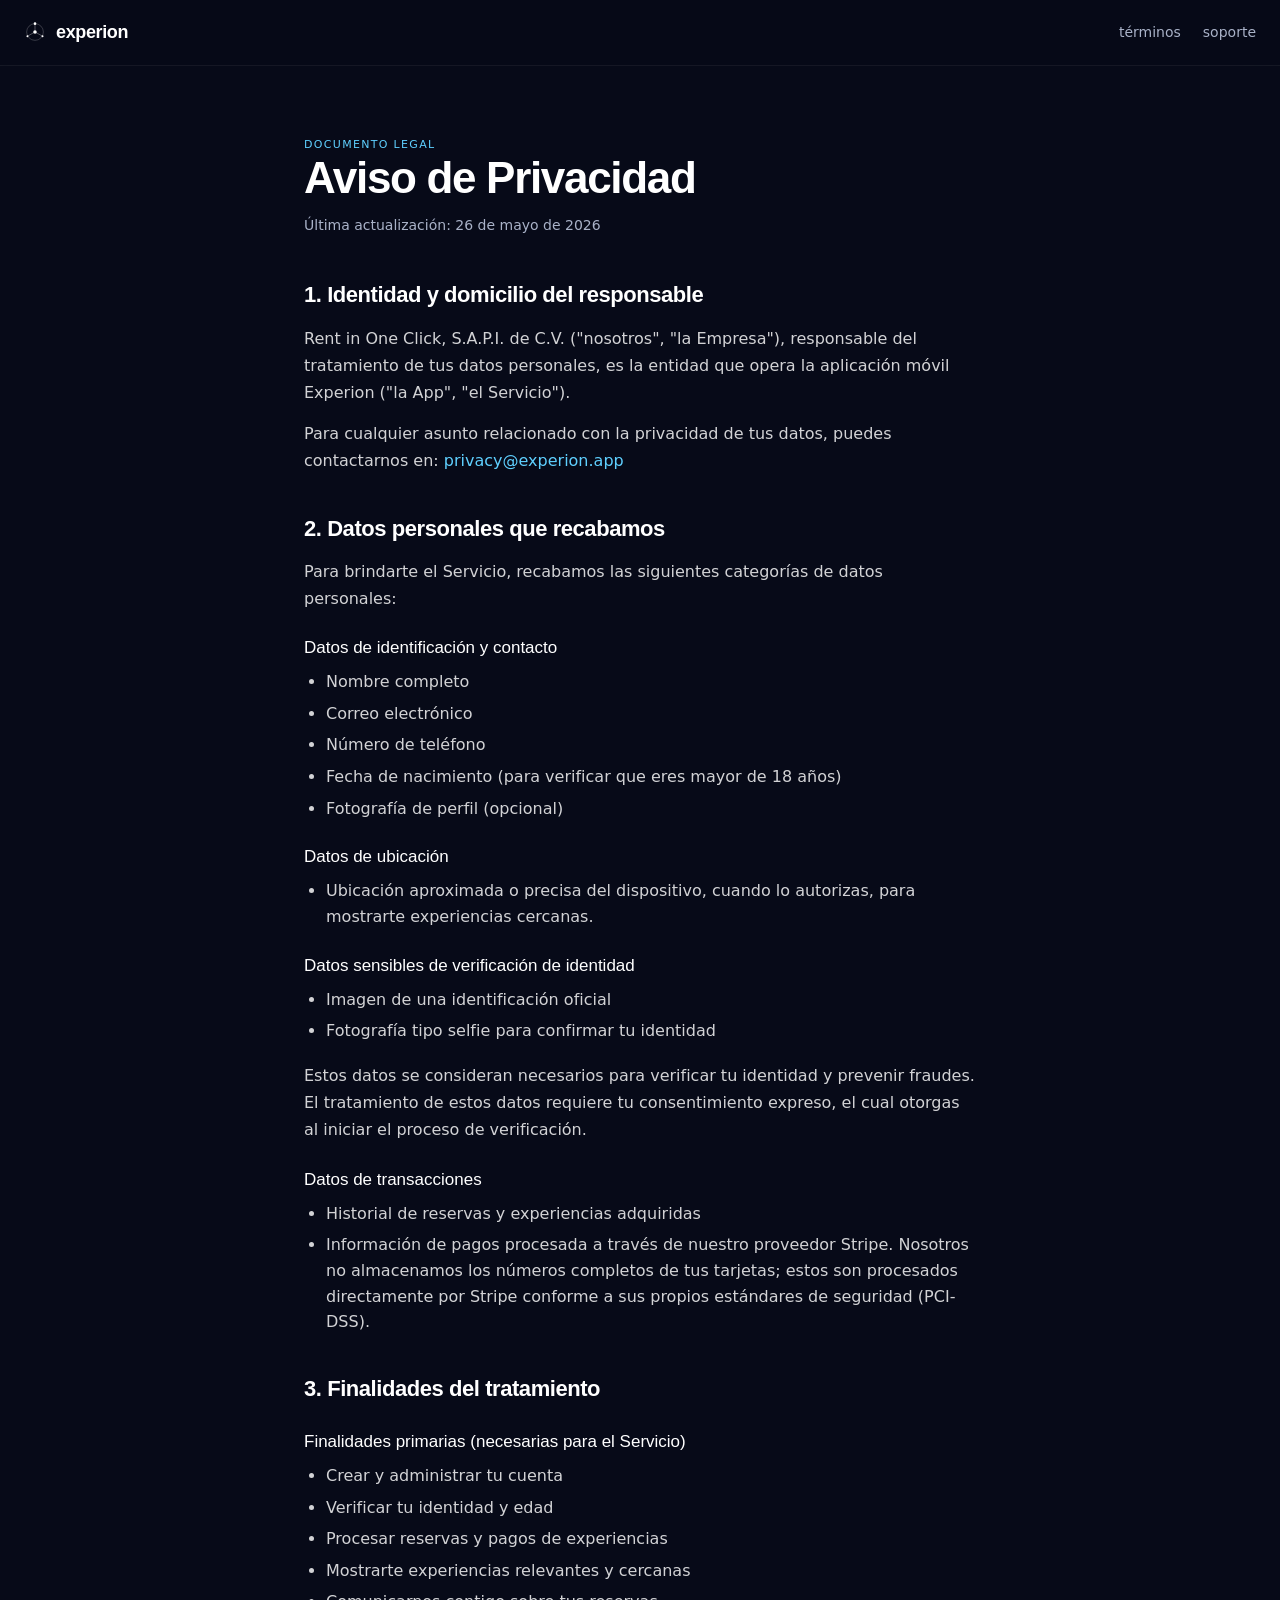
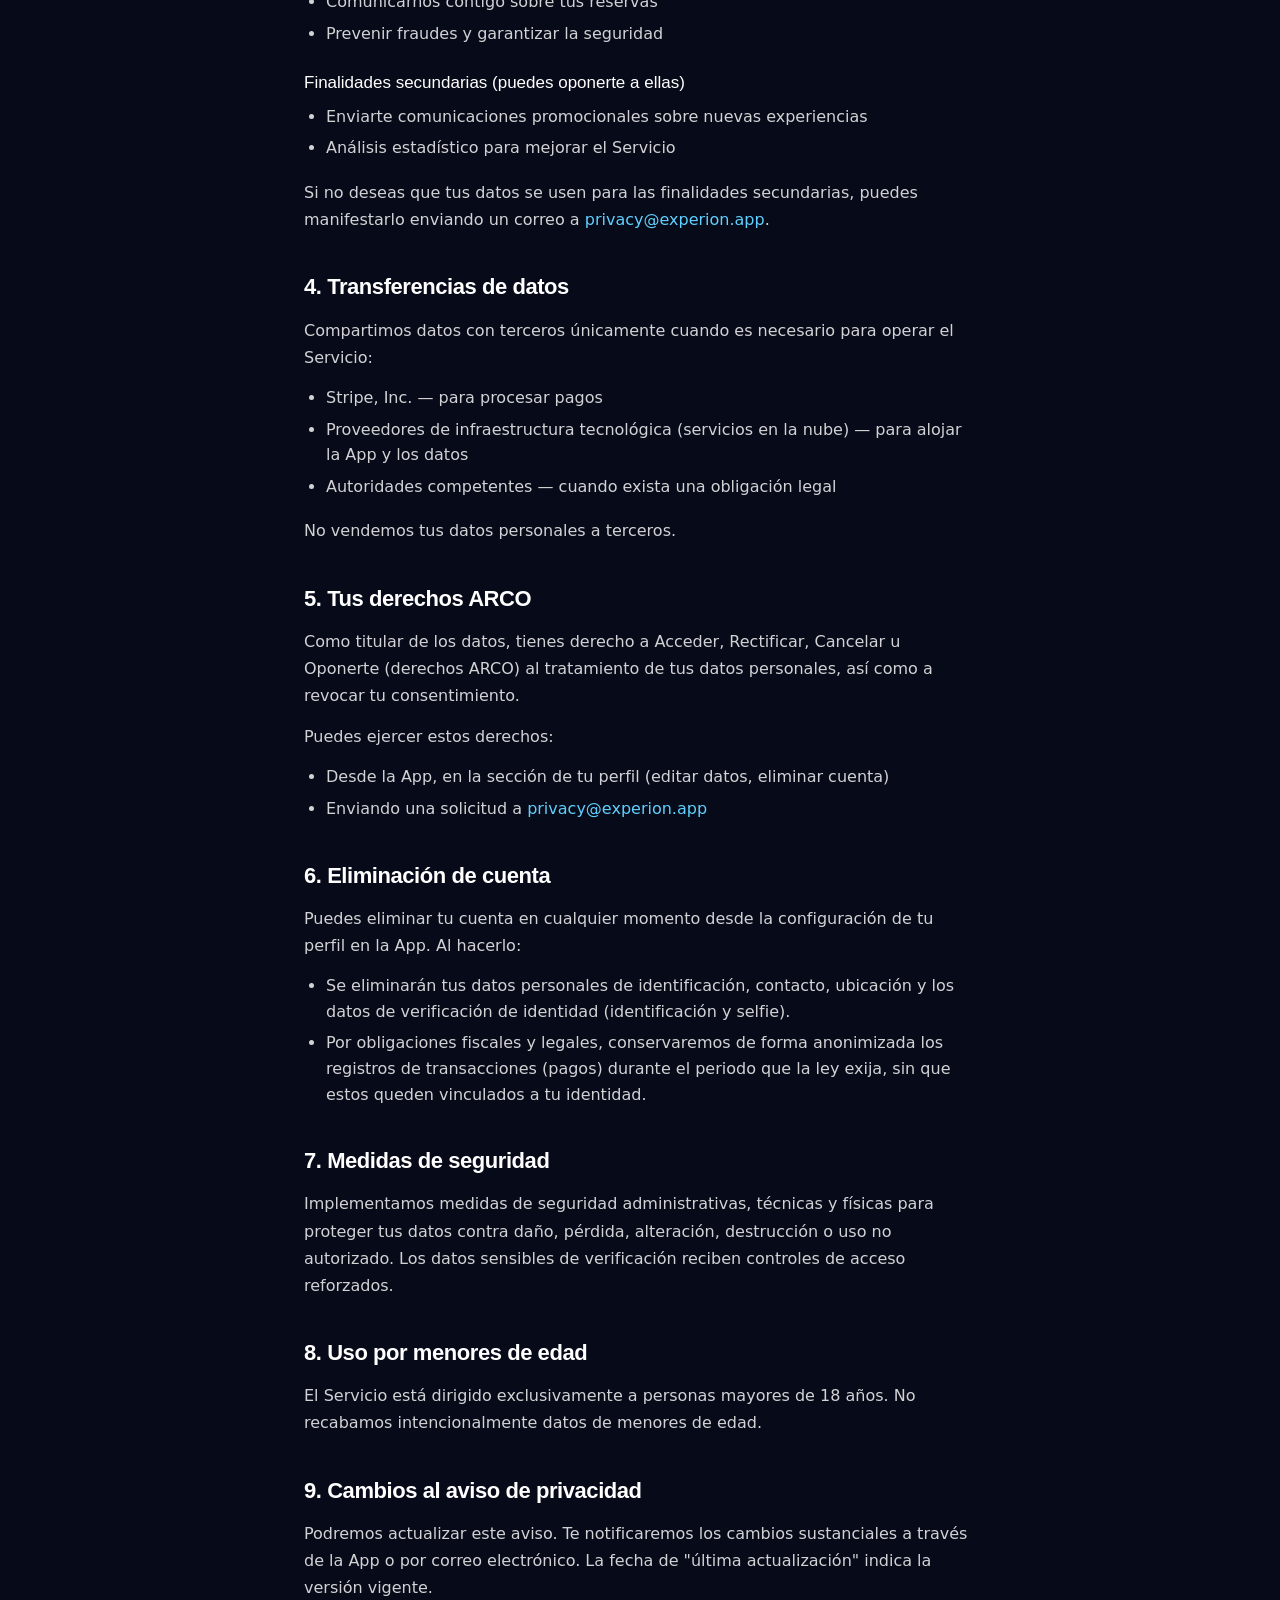
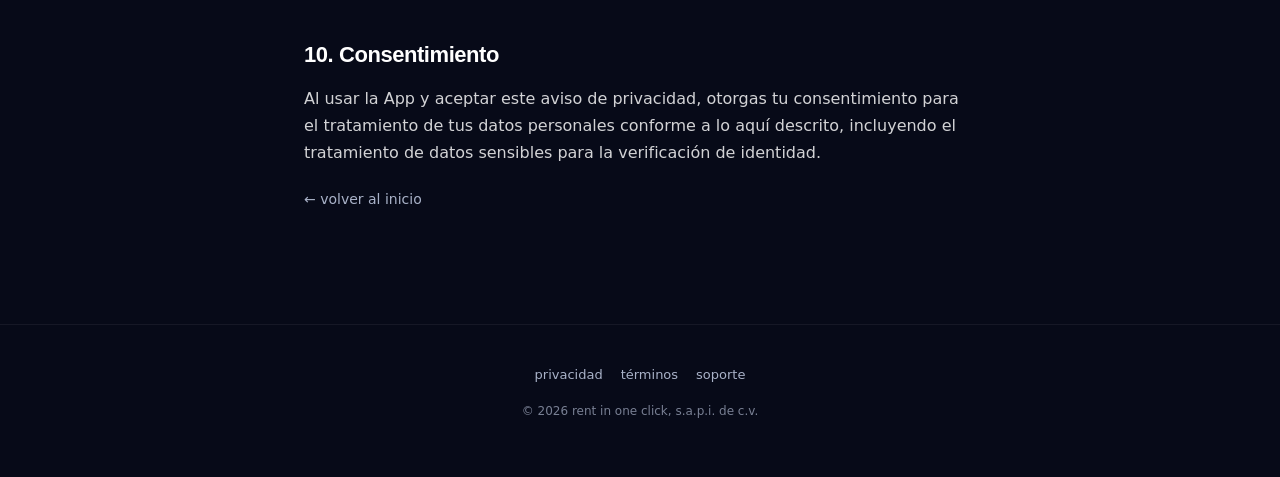
<file: privacidad.html>
<!doctype html>
<html lang="es-MX">
<head>
  <meta charset="utf-8" />
  <!-- CSP (endurecimiento de seguridad). Nota: servido vía <meta> porque GitHub
       Pages no permite headers HTTP. Limitación conocida: frame-ancestors es
       IGNORADO por el browser cuando la CSP viene en <meta> (solo aplica como
       header HTTP). Se incluye para documentar intención; el anti-clickjacking
       real requiere servir el sitio detrás de un proxy/CDN (Cloudflare/Netlify). -->
  <meta http-equiv="Content-Security-Policy" content="default-src 'self'; script-src 'none'; style-src 'self' https://fonts.googleapis.com; font-src 'self' https://fonts.gstatic.com; img-src 'self' data:; base-uri 'self'; form-action 'self'; frame-ancestors 'none'" />
  <meta name="viewport" content="width=device-width, initial-scale=1, viewport-fit=cover" />
  <meta name="theme-color" content="#070A18" />
  <title>aviso de privacidad — experion</title>
  <meta name="description" content="aviso de privacidad de experion. cómo recabamos, usamos y protegemos tus datos personales." />
  <link rel="icon" href="assets/experion-mark.svg" type="image/svg+xml" />
  <link rel="preconnect" href="https://fonts.googleapis.com" />
  <link rel="preconnect" href="https://fonts.gstatic.com" crossorigin />
  <link href="https://fonts.googleapis.com/css2?family=Space+Grotesk:wght@400;500;600;700&family=Inter:wght@300;400;500;600;700&display=swap" rel="stylesheet" />
  <link rel="stylesheet" href="assets/site.css" />
</head>
<body>
  <nav class="nav">
    <a class="brand" href="index.html">
      <img src="assets/experion-mark.svg" alt="" />
      <span>experion</span>
    </a>
    <div class="links">
      <a href="terminos.html">términos</a>
      <a href="soporte.html">soporte</a>
    </div>
  </nav>

  <main class="page">
    <span class="eyebrow">documento legal</span>
    <h1>Aviso de Privacidad</h1>
    <p class="updated">Última actualización: 26 de mayo de 2026</p>

    <h2>1. Identidad y domicilio del responsable</h2>
    <p>Rent in One Click, S.A.P.I. de C.V. ("nosotros", "la Empresa"), responsable del tratamiento de tus datos personales, es la entidad que opera la aplicación móvil Experion ("la App", "el Servicio").</p>
    <p>Para cualquier asunto relacionado con la privacidad de tus datos, puedes contactarnos en: <a href="mailto:privacy@experion.app">privacy@experion.app</a></p>

    <h2>2. Datos personales que recabamos</h2>
    <p>Para brindarte el Servicio, recabamos las siguientes categorías de datos personales:</p>

    <h3>Datos de identificación y contacto</h3>
    <ul>
      <li>Nombre completo</li>
      <li>Correo electrónico</li>
      <li>Número de teléfono</li>
      <li>Fecha de nacimiento (para verificar que eres mayor de 18 años)</li>
      <li>Fotografía de perfil (opcional)</li>
    </ul>

    <h3>Datos de ubicación</h3>
    <ul>
      <li>Ubicación aproximada o precisa del dispositivo, cuando lo autorizas, para mostrarte experiencias cercanas.</li>
    </ul>

    <h3>Datos sensibles de verificación de identidad</h3>
    <ul>
      <li>Imagen de una identificación oficial</li>
      <li>Fotografía tipo selfie para confirmar tu identidad</li>
    </ul>
    <p>Estos datos se consideran necesarios para verificar tu identidad y prevenir fraudes. El tratamiento de estos datos requiere tu consentimiento expreso, el cual otorgas al iniciar el proceso de verificación.</p>

    <h3>Datos de transacciones</h3>
    <ul>
      <li>Historial de reservas y experiencias adquiridas</li>
      <li>Información de pagos procesada a través de nuestro proveedor Stripe. Nosotros no almacenamos los números completos de tus tarjetas; estos son procesados directamente por Stripe conforme a sus propios estándares de seguridad (PCI-DSS).</li>
    </ul>

    <h2>3. Finalidades del tratamiento</h2>
    <h3>Finalidades primarias (necesarias para el Servicio)</h3>
    <ul>
      <li>Crear y administrar tu cuenta</li>
      <li>Verificar tu identidad y edad</li>
      <li>Procesar reservas y pagos de experiencias</li>
      <li>Mostrarte experiencias relevantes y cercanas</li>
      <li>Comunicarnos contigo sobre tus reservas</li>
      <li>Prevenir fraudes y garantizar la seguridad</li>
    </ul>
    <h3>Finalidades secundarias (puedes oponerte a ellas)</h3>
    <ul>
      <li>Enviarte comunicaciones promocionales sobre nuevas experiencias</li>
      <li>Análisis estadístico para mejorar el Servicio</li>
    </ul>
    <p>Si no deseas que tus datos se usen para las finalidades secundarias, puedes manifestarlo enviando un correo a <a href="mailto:privacy@experion.app">privacy@experion.app</a>.</p>

    <h2>4. Transferencias de datos</h2>
    <p>Compartimos datos con terceros únicamente cuando es necesario para operar el Servicio:</p>
    <ul>
      <li>Stripe, Inc. — para procesar pagos</li>
      <li>Proveedores de infraestructura tecnológica (servicios en la nube) — para alojar la App y los datos</li>
      <li>Autoridades competentes — cuando exista una obligación legal</li>
    </ul>
    <p>No vendemos tus datos personales a terceros.</p>

    <h2>5. Tus derechos ARCO</h2>
    <p>Como titular de los datos, tienes derecho a Acceder, Rectificar, Cancelar u Oponerte (derechos ARCO) al tratamiento de tus datos personales, así como a revocar tu consentimiento.</p>
    <p>Puedes ejercer estos derechos:</p>
    <ul>
      <li>Desde la App, en la sección de tu perfil (editar datos, eliminar cuenta)</li>
      <li>Enviando una solicitud a <a href="mailto:privacy@experion.app">privacy@experion.app</a></li>
    </ul>

    <h2>6. Eliminación de cuenta</h2>
    <p>Puedes eliminar tu cuenta en cualquier momento desde la configuración de tu perfil en la App. Al hacerlo:</p>
    <ul>
      <li>Se eliminarán tus datos personales de identificación, contacto, ubicación y los datos de verificación de identidad (identificación y selfie).</li>
      <li>Por obligaciones fiscales y legales, conservaremos de forma anonimizada los registros de transacciones (pagos) durante el periodo que la ley exija, sin que estos queden vinculados a tu identidad.</li>
    </ul>

    <h2>7. Medidas de seguridad</h2>
    <p>Implementamos medidas de seguridad administrativas, técnicas y físicas para proteger tus datos contra daño, pérdida, alteración, destrucción o uso no autorizado. Los datos sensibles de verificación reciben controles de acceso reforzados.</p>

    <h2>8. Uso por menores de edad</h2>
    <p>El Servicio está dirigido exclusivamente a personas mayores de 18 años. No recabamos intencionalmente datos de menores de edad.</p>

    <h2>9. Cambios al aviso de privacidad</h2>
    <p>Podremos actualizar este aviso. Te notificaremos los cambios sustanciales a través de la App o por correo electrónico. La fecha de "última actualización" indica la versión vigente.</p>

    <h2>10. Consentimiento</h2>
    <p>Al usar la App y aceptar este aviso de privacidad, otorgas tu consentimiento para el tratamiento de tus datos personales conforme a lo aquí descrito, incluyendo el tratamiento de datos sensibles para la verificación de identidad.</p>

    <a href="index.html" class="page-back">← volver al inicio</a>
  </main>

  <footer class="footer">
    <div class="links">
      <a href="privacidad.html">privacidad</a>
      <a href="terminos.html">términos</a>
      <a href="soporte.html">soporte</a>
    </div>
    <div class="legal">© 2026 rent in one click, s.a.p.i. de c.v.</div>
  </footer>
</body>
</html>
</file>
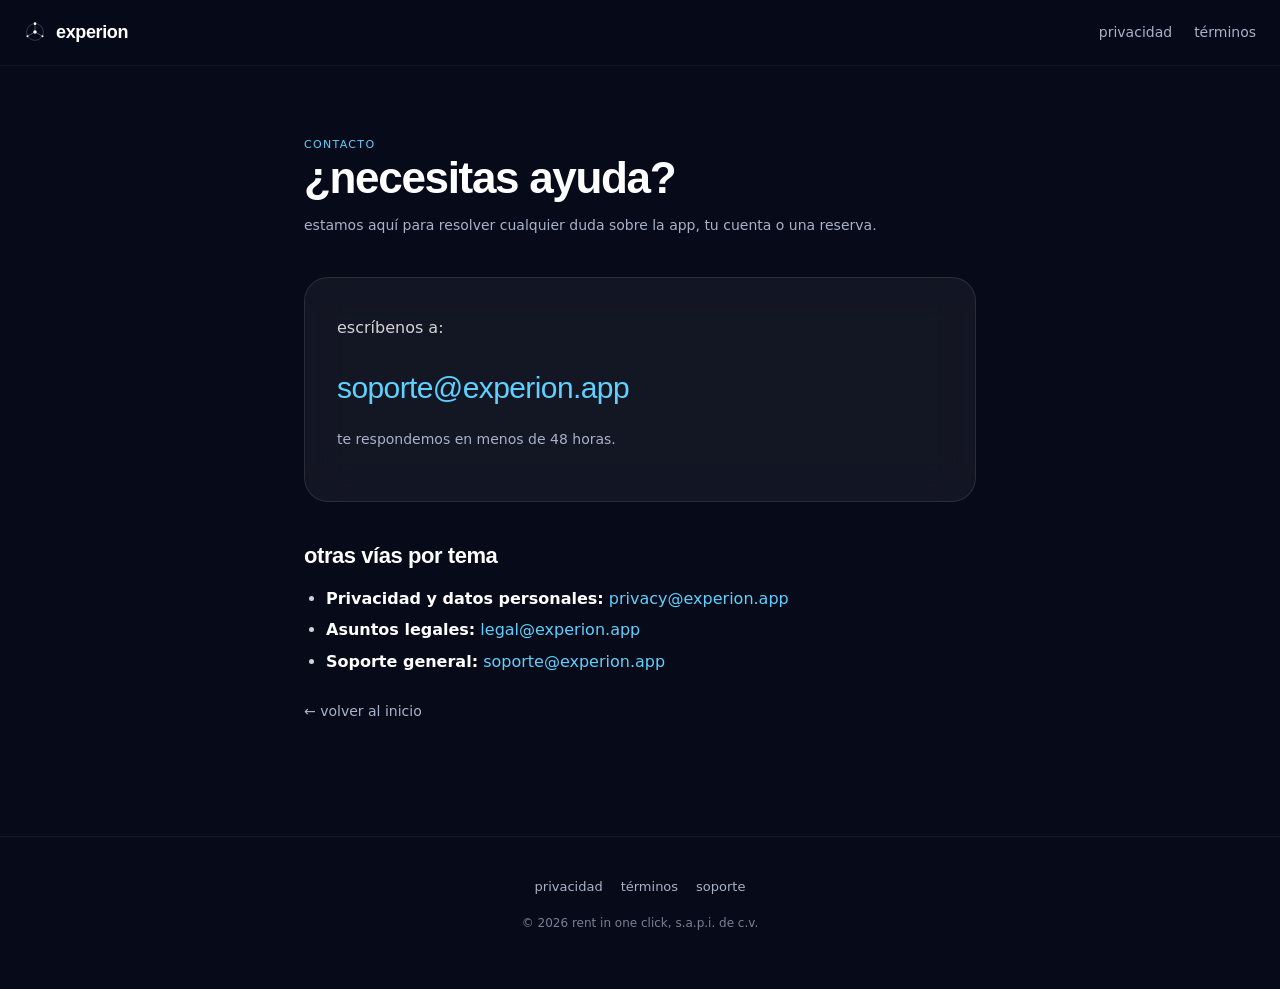
<file: soporte.html>
<!doctype html>
<html lang="es-MX">
<head>
  <meta charset="utf-8" />
  <!-- CSP (endurecimiento de seguridad). Nota: servido vía <meta> porque GitHub
       Pages no permite headers HTTP. Limitación conocida: frame-ancestors es
       IGNORADO por el browser cuando la CSP viene en <meta> (solo aplica como
       header HTTP). Se incluye para documentar intención; el anti-clickjacking
       real requiere servir el sitio detrás de un proxy/CDN (Cloudflare/Netlify). -->
  <meta http-equiv="Content-Security-Policy" content="default-src 'self'; script-src 'none'; style-src 'self' https://fonts.googleapis.com; font-src 'self' https://fonts.gstatic.com; img-src 'self' data:; base-uri 'self'; form-action 'self'; frame-ancestors 'none'" />
  <meta name="viewport" content="width=device-width, initial-scale=1, viewport-fit=cover" />
  <meta name="theme-color" content="#070A18" />
  <title>soporte — experion</title>
  <meta name="description" content="¿necesitas ayuda? escríbenos a soporte@experion.app." />
  <link rel="icon" href="assets/experion-mark.svg" type="image/svg+xml" />
  <link rel="preconnect" href="https://fonts.googleapis.com" />
  <link rel="preconnect" href="https://fonts.gstatic.com" crossorigin />
  <link href="https://fonts.googleapis.com/css2?family=Space+Grotesk:wght@400;500;600;700&family=Inter:wght@300;400;500;600;700&display=swap" rel="stylesheet" />
  <link rel="stylesheet" href="assets/site.css" />
</head>
<body>
  <nav class="nav">
    <a class="brand" href="index.html">
      <img src="assets/experion-mark.svg" alt="" />
      <span>experion</span>
    </a>
    <div class="links">
      <a href="privacidad.html">privacidad</a>
      <a href="terminos.html">términos</a>
    </div>
  </nav>

  <main class="page">
    <span class="eyebrow">contacto</span>
    <h1>¿necesitas ayuda?</h1>
    <p class="updated">estamos aquí para resolver cualquier duda sobre la app, tu cuenta o una reserva.</p>

    <div class="support-card">
      <p>escríbenos a:</p>
      <a class="email" href="mailto:soporte@experion.app">soporte@experion.app</a>
      <p class="response-time">te respondemos en menos de 48 horas.</p>
    </div>

    <h2>otras vías por tema</h2>
    <ul>
      <li><strong>Privacidad y datos personales:</strong> <a href="mailto:privacy@experion.app">privacy@experion.app</a></li>
      <li><strong>Asuntos legales:</strong> <a href="mailto:legal@experion.app">legal@experion.app</a></li>
      <li><strong>Soporte general:</strong> <a href="mailto:soporte@experion.app">soporte@experion.app</a></li>
    </ul>

    <a href="index.html" class="page-back">← volver al inicio</a>
  </main>

  <footer class="footer">
    <div class="links">
      <a href="privacidad.html">privacidad</a>
      <a href="terminos.html">términos</a>
      <a href="soporte.html">soporte</a>
    </div>
    <div class="legal">© 2026 rent in one click, s.a.p.i. de c.v.</div>
  </footer>
</body>
</html>
</file>
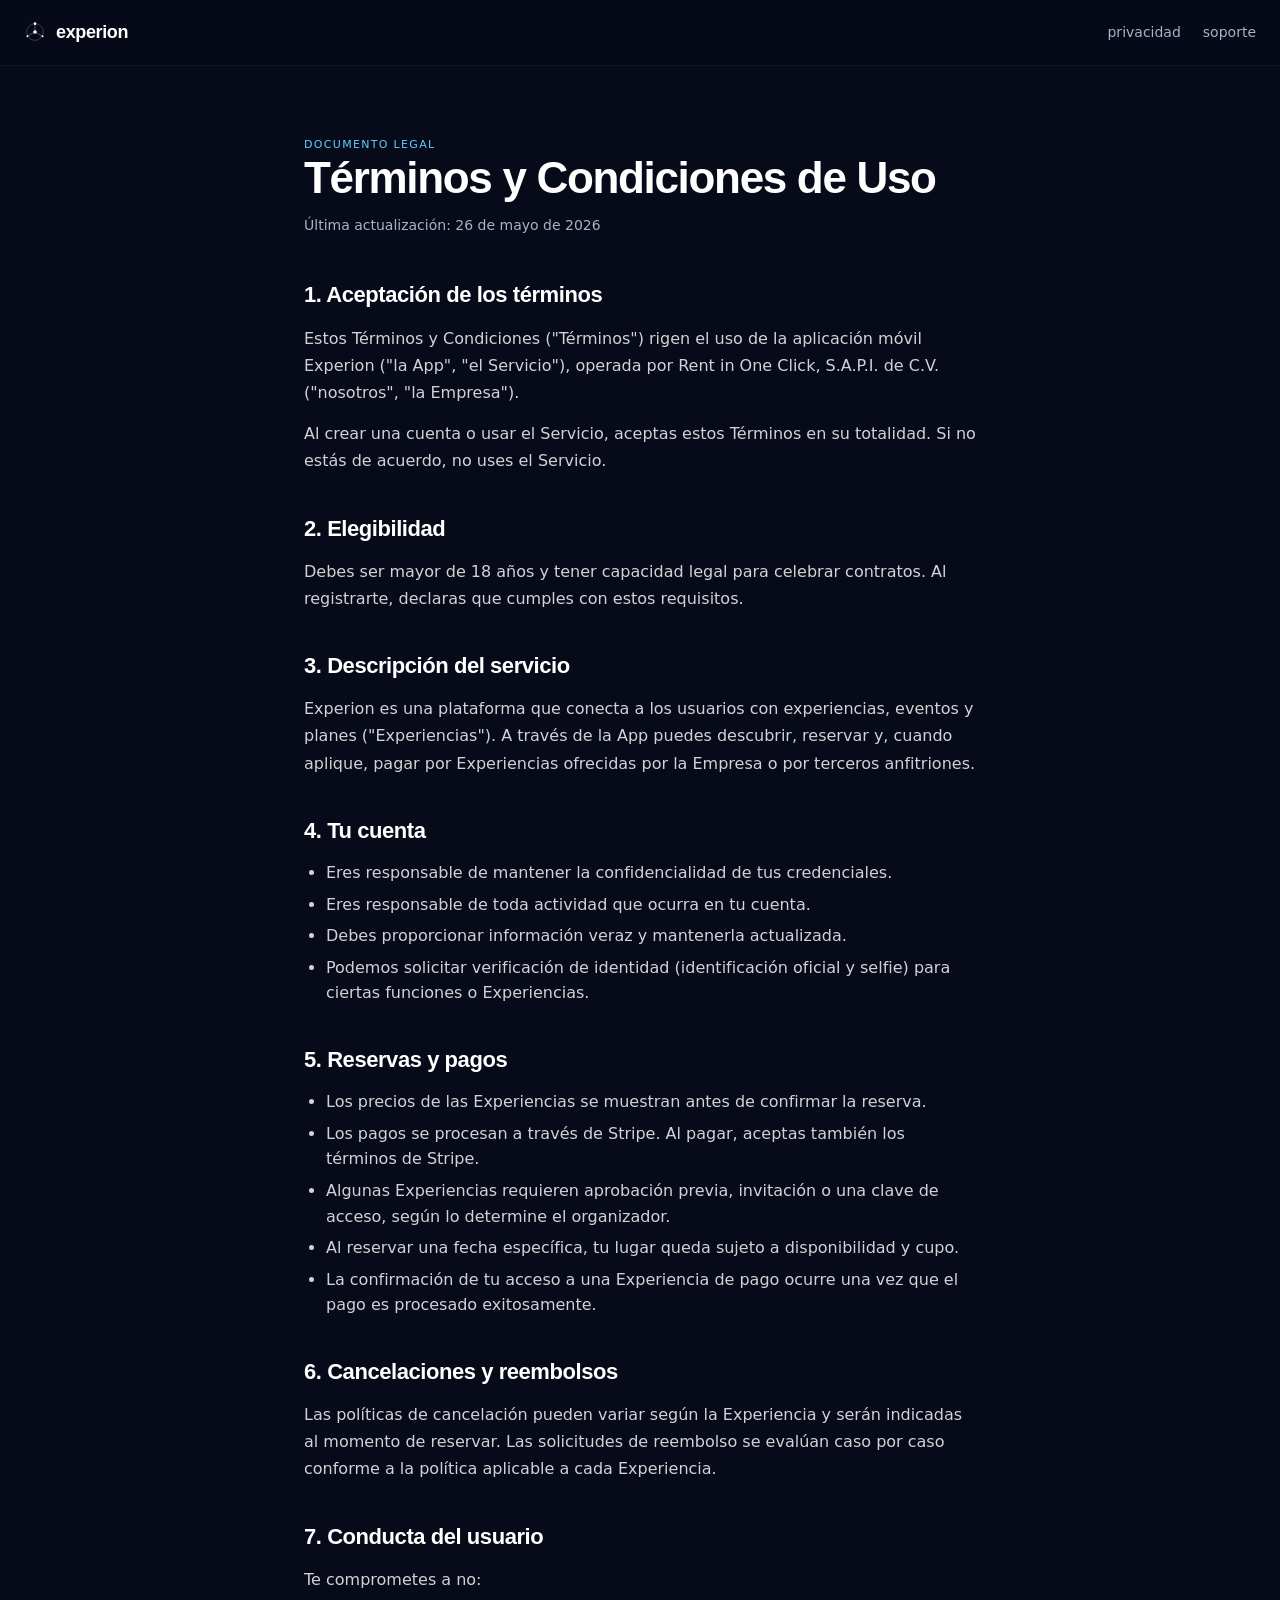
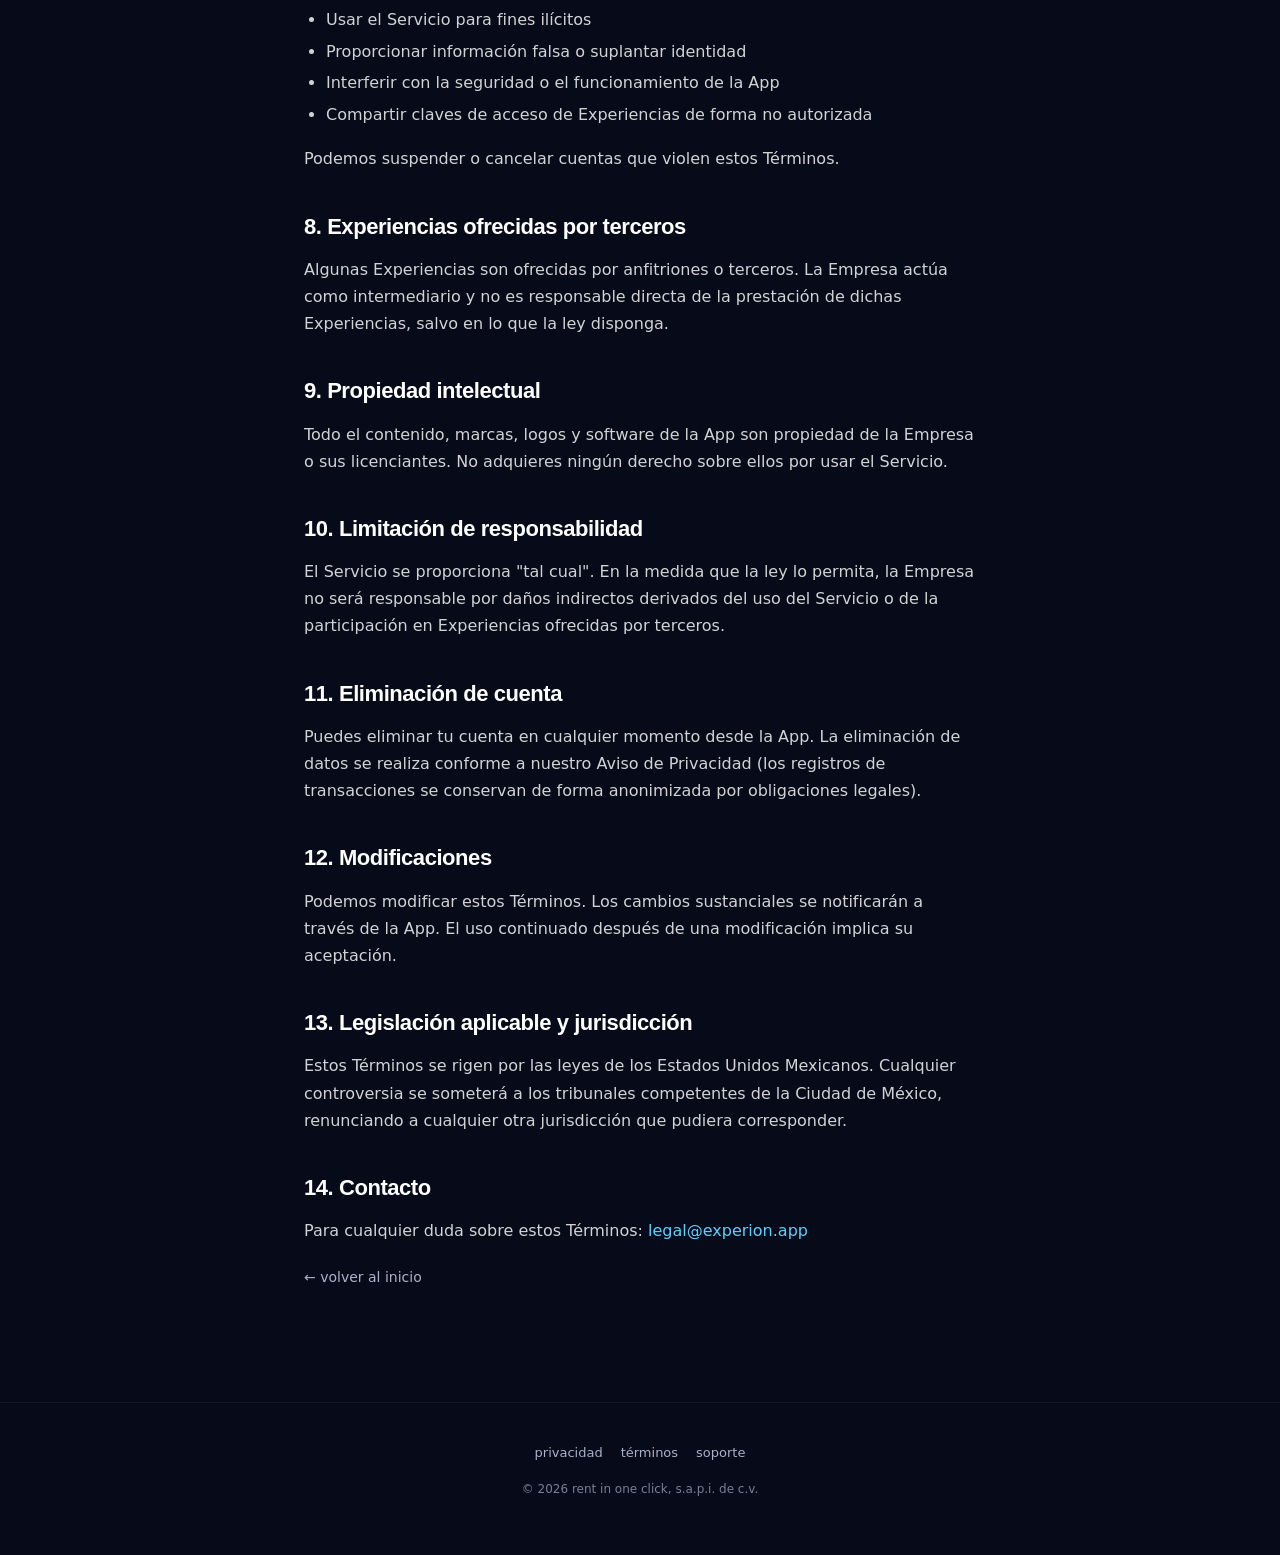
<file: terminos.html>
<!doctype html>
<html lang="es-MX">
<head>
  <meta charset="utf-8" />
  <!-- CSP (endurecimiento de seguridad). Nota: servido vía <meta> porque GitHub
       Pages no permite headers HTTP. Limitación conocida: frame-ancestors es
       IGNORADO por el browser cuando la CSP viene en <meta> (solo aplica como
       header HTTP). Se incluye para documentar intención; el anti-clickjacking
       real requiere servir el sitio detrás de un proxy/CDN (Cloudflare/Netlify). -->
  <meta http-equiv="Content-Security-Policy" content="default-src 'self'; script-src 'none'; style-src 'self' https://fonts.googleapis.com; font-src 'self' https://fonts.gstatic.com; img-src 'self' data:; base-uri 'self'; form-action 'self'; frame-ancestors 'none'" />
  <meta name="viewport" content="width=device-width, initial-scale=1, viewport-fit=cover" />
  <meta name="theme-color" content="#070A18" />
  <title>términos y condiciones — experion</title>
  <meta name="description" content="términos y condiciones de uso de experion." />
  <link rel="icon" href="assets/experion-mark.svg" type="image/svg+xml" />
  <link rel="preconnect" href="https://fonts.googleapis.com" />
  <link rel="preconnect" href="https://fonts.gstatic.com" crossorigin />
  <link href="https://fonts.googleapis.com/css2?family=Space+Grotesk:wght@400;500;600;700&family=Inter:wght@300;400;500;600;700&display=swap" rel="stylesheet" />
  <link rel="stylesheet" href="assets/site.css" />
</head>
<body>
  <nav class="nav">
    <a class="brand" href="index.html">
      <img src="assets/experion-mark.svg" alt="" />
      <span>experion</span>
    </a>
    <div class="links">
      <a href="privacidad.html">privacidad</a>
      <a href="soporte.html">soporte</a>
    </div>
  </nav>

  <main class="page">
    <span class="eyebrow">documento legal</span>
    <h1>Términos y Condiciones de Uso</h1>
    <p class="updated">Última actualización: 26 de mayo de 2026</p>

    <h2>1. Aceptación de los términos</h2>
    <p>Estos Términos y Condiciones ("Términos") rigen el uso de la aplicación móvil Experion ("la App", "el Servicio"), operada por Rent in One Click, S.A.P.I. de C.V. ("nosotros", "la Empresa").</p>
    <p>Al crear una cuenta o usar el Servicio, aceptas estos Términos en su totalidad. Si no estás de acuerdo, no uses el Servicio.</p>

    <h2>2. Elegibilidad</h2>
    <p>Debes ser mayor de 18 años y tener capacidad legal para celebrar contratos. Al registrarte, declaras que cumples con estos requisitos.</p>

    <h2>3. Descripción del servicio</h2>
    <p>Experion es una plataforma que conecta a los usuarios con experiencias, eventos y planes ("Experiencias"). A través de la App puedes descubrir, reservar y, cuando aplique, pagar por Experiencias ofrecidas por la Empresa o por terceros anfitriones.</p>

    <h2>4. Tu cuenta</h2>
    <ul>
      <li>Eres responsable de mantener la confidencialidad de tus credenciales.</li>
      <li>Eres responsable de toda actividad que ocurra en tu cuenta.</li>
      <li>Debes proporcionar información veraz y mantenerla actualizada.</li>
      <li>Podemos solicitar verificación de identidad (identificación oficial y selfie) para ciertas funciones o Experiencias.</li>
    </ul>

    <h2>5. Reservas y pagos</h2>
    <ul>
      <li>Los precios de las Experiencias se muestran antes de confirmar la reserva.</li>
      <li>Los pagos se procesan a través de Stripe. Al pagar, aceptas también los términos de Stripe.</li>
      <li>Algunas Experiencias requieren aprobación previa, invitación o una clave de acceso, según lo determine el organizador.</li>
      <li>Al reservar una fecha específica, tu lugar queda sujeto a disponibilidad y cupo.</li>
      <li>La confirmación de tu acceso a una Experiencia de pago ocurre una vez que el pago es procesado exitosamente.</li>
    </ul>

    <h2>6. Cancelaciones y reembolsos</h2>
    <p>Las políticas de cancelación pueden variar según la Experiencia y serán indicadas al momento de reservar. Las solicitudes de reembolso se evalúan caso por caso conforme a la política aplicable a cada Experiencia.</p>

    <h2>7. Conducta del usuario</h2>
    <p>Te comprometes a no:</p>
    <ul>
      <li>Usar el Servicio para fines ilícitos</li>
      <li>Proporcionar información falsa o suplantar identidad</li>
      <li>Interferir con la seguridad o el funcionamiento de la App</li>
      <li>Compartir claves de acceso de Experiencias de forma no autorizada</li>
    </ul>
    <p>Podemos suspender o cancelar cuentas que violen estos Términos.</p>

    <h2>8. Experiencias ofrecidas por terceros</h2>
    <p>Algunas Experiencias son ofrecidas por anfitriones o terceros. La Empresa actúa como intermediario y no es responsable directa de la prestación de dichas Experiencias, salvo en lo que la ley disponga.</p>

    <h2>9. Propiedad intelectual</h2>
    <p>Todo el contenido, marcas, logos y software de la App son propiedad de la Empresa o sus licenciantes. No adquieres ningún derecho sobre ellos por usar el Servicio.</p>

    <h2>10. Limitación de responsabilidad</h2>
    <p>El Servicio se proporciona "tal cual". En la medida que la ley lo permita, la Empresa no será responsable por daños indirectos derivados del uso del Servicio o de la participación en Experiencias ofrecidas por terceros.</p>

    <h2>11. Eliminación de cuenta</h2>
    <p>Puedes eliminar tu cuenta en cualquier momento desde la App. La eliminación de datos se realiza conforme a nuestro Aviso de Privacidad (los registros de transacciones se conservan de forma anonimizada por obligaciones legales).</p>

    <h2>12. Modificaciones</h2>
    <p>Podemos modificar estos Términos. Los cambios sustanciales se notificarán a través de la App. El uso continuado después de una modificación implica su aceptación.</p>

    <h2>13. Legislación aplicable y jurisdicción</h2>
    <p>Estos Términos se rigen por las leyes de los Estados Unidos Mexicanos. Cualquier controversia se someterá a los tribunales competentes de la Ciudad de México, renunciando a cualquier otra jurisdicción que pudiera corresponder.</p>

    <h2>14. Contacto</h2>
    <p>Para cualquier duda sobre estos Términos: <a href="mailto:legal@experion.app">legal@experion.app</a></p>

    <a href="index.html" class="page-back">← volver al inicio</a>
  </main>

  <footer class="footer">
    <div class="links">
      <a href="privacidad.html">privacidad</a>
      <a href="terminos.html">términos</a>
      <a href="soporte.html">soporte</a>
    </div>
    <div class="legal">© 2026 rent in one click, s.a.p.i. de c.v.</div>
  </footer>
</body>
</html>
</file>
<file: assets/site.css>
/* Experion — design system "Electric" inline para el sitio.
 * Fuente canónica: monorepo/brand/BRAND.md. */

:root {
  --ink-900: #04060F;
  --ink-800: #070A18;
  --ink-700: #0A0E26;
  --ink-400: #2A355F;
  --fog-300: #A9B2C8;
  --cloud-200: #F4F6FC;

  --electric: #2348FF;
  --violet: #7C4DFF;
  --violet-deep: #5A39E6;
  --cyan: #5FD0FF;
  --positive: #3FD8A4;

  --gradient-signature:
    radial-gradient(120% 90% at 78% 8%, rgba(95,208,255,0.45) 0%, rgba(95,208,255,0) 42%),
    radial-gradient(130% 120% at 12% 0%, rgba(124,77,255,0.55) 0%, rgba(124,77,255,0) 55%),
    linear-gradient(168deg, #2348FF 0%, #4733D6 46%, #16133A 82%, #070A18 100%);

  --shadow-violet: 0 14px 38px -10px rgba(124, 77, 255, 0.55);
}

* { box-sizing: border-box; margin: 0; padding: 0; }

html {
  background: var(--ink-800);
  scroll-behavior: smooth;
}

body {
  font-family: 'Inter', system-ui, -apple-system, sans-serif;
  background: var(--ink-800);
  color: #ffffff;
  line-height: 1.6;
  font-size: 16px;
  -webkit-font-smoothing: antialiased;
  -moz-osx-font-smoothing: grayscale;
  min-height: 100vh;
  overflow-x: hidden;
}

a { color: var(--cyan); text-decoration: none; transition: color 120ms ease; }
a:hover { color: #8be0ff; }

::selection { background: rgba(124, 77, 255, 0.45); color: #fff; }

/* ──────────────────────────────────────────────────────────────────────────
   NAV (compartido por todas las páginas)
────────────────────────────────────────────────────────────────────────── */
.nav {
  position: sticky; top: 0; z-index: 50;
  display: flex; align-items: center; justify-content: space-between;
  padding: 18px 24px;
  background: rgba(7, 10, 24, 0.65);
  backdrop-filter: blur(18px);
  -webkit-backdrop-filter: blur(18px);
  border-bottom: 1px solid rgba(255, 255, 255, 0.06);
}
.nav .brand {
  display: flex; align-items: center; gap: 10px;
  text-decoration: none; color: #fff;
}
.nav .brand img { width: 22px; height: 22px; }
.nav .brand span {
  font-family: 'Space Grotesk', sans-serif;
  font-weight: 600;
  letter-spacing: -0.02em;
  font-size: 18px;
}
.nav .links { display: flex; gap: 22px; font-size: 14px; }
.nav .links a { color: var(--fog-300); }
.nav .links a:hover { color: #fff; }
@media (max-width: 540px) {
  .nav { padding: 14px 18px; }
  .nav .links { gap: 14px; font-size: 13px; }
}

/* ──────────────────────────────────────────────────────────────────────────
   FOOTER (compartido)
────────────────────────────────────────────────────────────────────────── */
.footer {
  margin-top: 80px;
  padding: 40px 24px 56px;
  border-top: 1px solid rgba(255, 255, 255, 0.06);
  color: var(--fog-300);
  font-size: 13px;
  display: flex; flex-direction: column; gap: 16px;
  align-items: center;
  text-align: center;
}
.footer .links { display: flex; gap: 18px; flex-wrap: wrap; justify-content: center; }
.footer .links a { color: var(--fog-300); }
.footer .links a:hover { color: #fff; }
.footer .legal { font-size: 12px; opacity: 0.7; }

/* ──────────────────────────────────────────────────────────────────────────
   HERO (landing)
────────────────────────────────────────────────────────────────────────── */
.hero {
  min-height: calc(100vh - 64px);
  display: flex; flex-direction: column;
  align-items: center; justify-content: center;
  padding: 80px 24px 120px;
  text-align: center;
  background: var(--gradient-signature);
  position: relative;
  overflow: hidden;
}
.hero::after {
  /* grano sutil */
  content: ""; position: absolute; inset: 0;
  background: url("data:image/svg+xml;utf8,<svg xmlns='http://www.w3.org/2000/svg' width='200' height='200'><filter id='n'><feTurbulence type='fractalNoise' baseFrequency='0.9' numOctaves='2' stitchTiles='stitch'/><feColorMatrix values='0 0 0 0 1  0 0 0 0 1  0 0 0 0 1  0 0 0 0.04 0'/></filter><rect width='100%25' height='100%25' filter='url(%23n)'/></svg>");
  opacity: 0.5;
  pointer-events: none;
  mix-blend-mode: overlay;
}
.hero > * { position: relative; z-index: 1; }

.hero .seal { width: 64px; height: 64px; margin-bottom: 32px; opacity: 0.95; }

.hero h1 {
  font-family: 'Space Grotesk', sans-serif;
  font-weight: 600;
  font-size: clamp(56px, 12vw, 112px);
  letter-spacing: -0.04em;
  line-height: 0.95;
  color: #ffffff;
  margin-bottom: 8px;
}

.hero .tagline {
  font-family: 'Space Grotesk', sans-serif;
  font-weight: 400;
  font-size: clamp(18px, 3.2vw, 24px);
  color: rgba(255, 255, 255, 0.85);
  letter-spacing: -0.01em;
  margin-bottom: 20px;
}

.hero .subtitle {
  font-size: clamp(15px, 2.4vw, 17px);
  color: rgba(255, 255, 255, 0.65);
  max-width: 480px;
  margin-bottom: 44px;
}

.btn-primary {
  display: inline-block;
  background: linear-gradient(135deg, var(--violet-deep), var(--violet));
  color: #ffffff;
  font-family: 'Space Grotesk', sans-serif;
  font-weight: 500;
  font-size: 16px;
  letter-spacing: -0.01em;
  padding: 16px 32px;
  border-radius: 999px;
  border: none;
  cursor: pointer;
  box-shadow: var(--shadow-violet);
  transition: transform 120ms ease, box-shadow 120ms ease, opacity 120ms ease;
  text-decoration: none;
}
.btn-primary:hover:not(:disabled) {
  transform: translateY(-1px);
  box-shadow: 0 18px 44px -10px rgba(124, 77, 255, 0.72);
  color: #ffffff;
}
.btn-primary:disabled,
.btn-primary[aria-disabled="true"] {
  opacity: 0.55;
  cursor: not-allowed;
  box-shadow: none;
  pointer-events: none;
}

/* ──────────────────────────────────────────────────────────────────────────
   PÁGINAS LEGALES + SOPORTE
────────────────────────────────────────────────────────────────────────── */
.page {
  max-width: 720px;
  margin: 0 auto;
  padding: 64px 24px 32px;
}
.page .eyebrow {
  font-size: 11px;
  letter-spacing: 0.12em;
  text-transform: uppercase;
  color: var(--cyan);
  font-weight: 500;
  margin-bottom: 14px;
}
.page h1 {
  font-family: 'Space Grotesk', sans-serif;
  font-weight: 600;
  font-size: clamp(32px, 6vw, 44px);
  letter-spacing: -0.03em;
  line-height: 1.05;
  margin-bottom: 12px;
  color: #ffffff;
}
.page .updated {
  color: var(--fog-300);
  font-size: 14px;
  margin-bottom: 40px;
}
.page h2 {
  font-family: 'Space Grotesk', sans-serif;
  font-weight: 600;
  font-size: 22px;
  letter-spacing: -0.02em;
  color: #ffffff;
  margin-top: 36px;
  margin-bottom: 12px;
}
.page h3 {
  font-family: 'Space Grotesk', sans-serif;
  font-weight: 500;
  font-size: 17px;
  color: #ffffff;
  margin-top: 22px;
  margin-bottom: 8px;
}
.page p {
  color: rgba(255, 255, 255, 0.82);
  margin-bottom: 14px;
  font-size: 16px;
  line-height: 1.7;
}
.page strong { color: #ffffff; font-weight: 600; }
.page ul {
  margin: 8px 0 18px 22px;
  color: rgba(255, 255, 255, 0.82);
}
.page ul li { margin-bottom: 6px; line-height: 1.6; }

.page-back {
  display: inline-block;
  margin-top: 8px;
  color: var(--fog-300);
  font-size: 14px;
}
.page-back:hover { color: var(--cyan); }

/* Soporte — card destacada */
.support-card {
  background: rgba(255, 255, 255, 0.05);
  border: 1px solid rgba(255, 255, 255, 0.1);
  border-radius: 24px;
  padding: 36px 32px;
  margin: 32px 0;
  backdrop-filter: blur(20px);
}
.support-card .email {
  font-family: 'Space Grotesk', sans-serif;
  font-size: clamp(22px, 5vw, 30px);
  font-weight: 500;
  letter-spacing: -0.02em;
  color: var(--cyan);
  display: inline-block;
  margin: 8px 0 16px;
  word-break: break-all;
}
.support-card .response-time {
  color: var(--fog-300);
  font-size: 14px;
}
</file>
